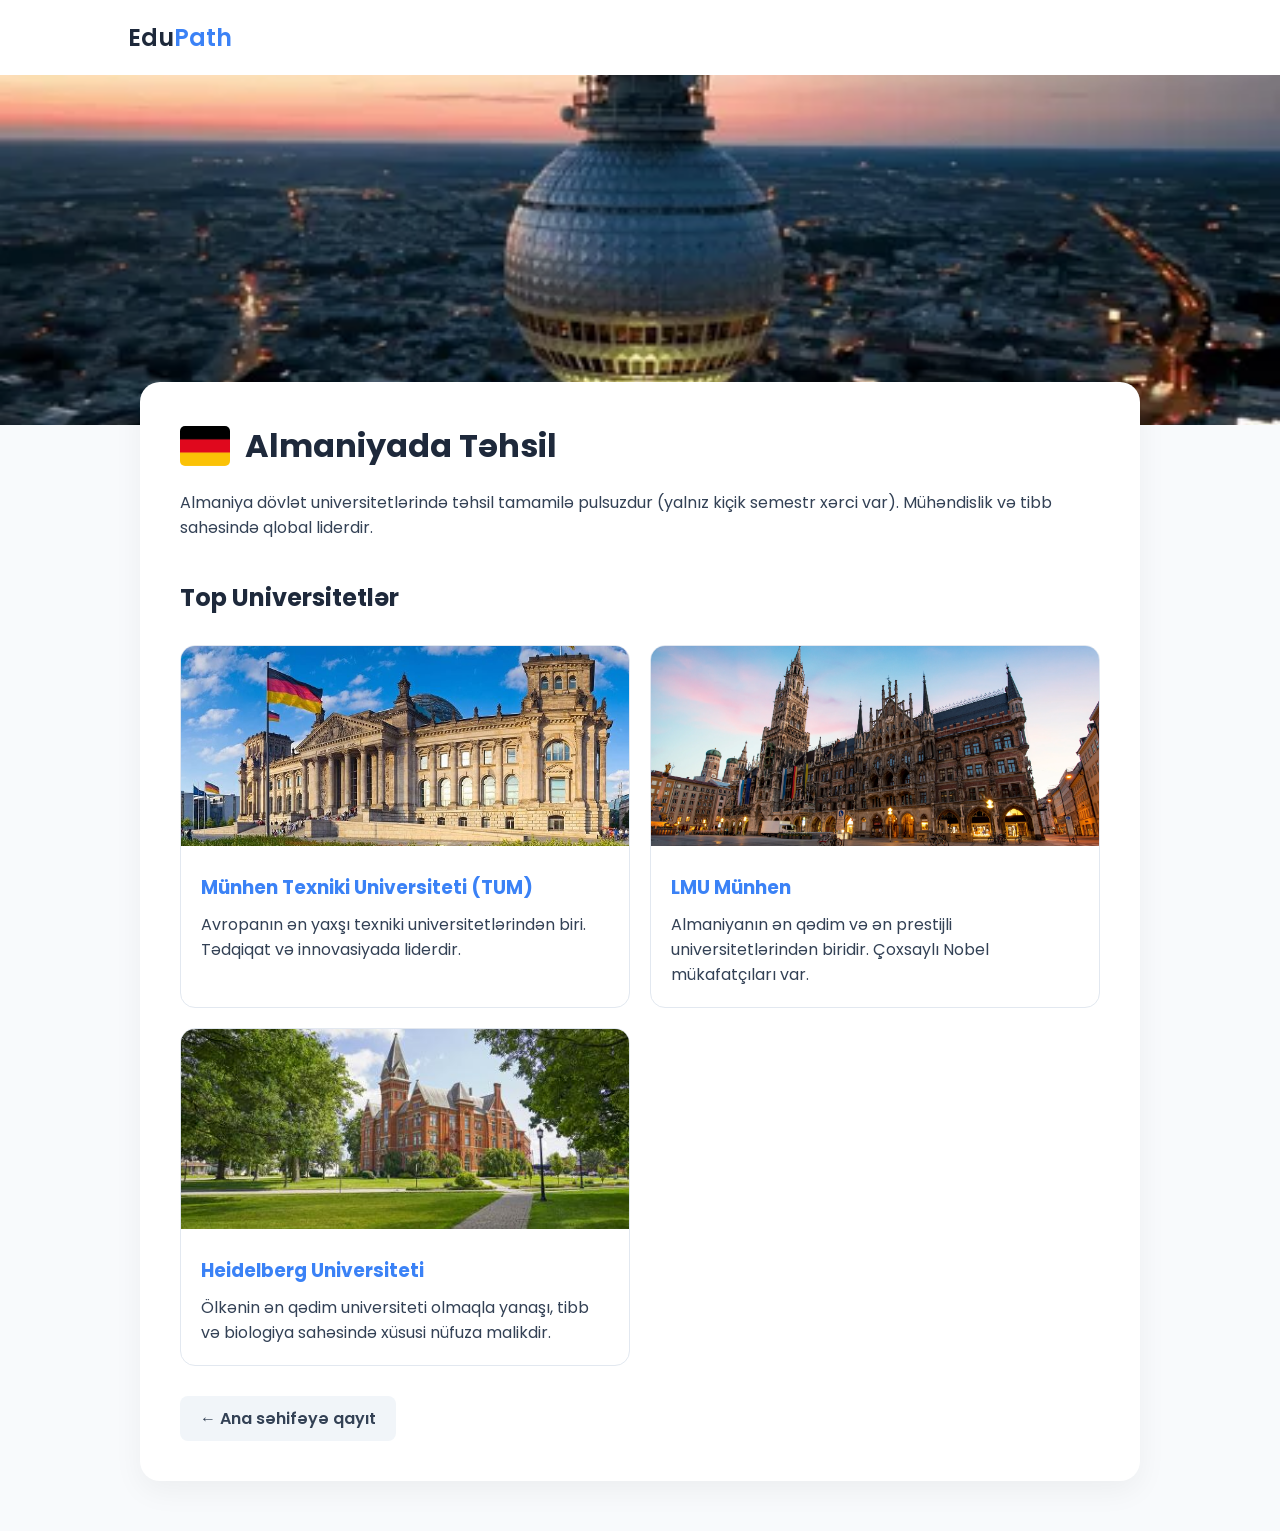
<file: germany.html>
<!DOCTYPE html>
<html lang="az">
<head>
    <meta charset="UTF-8">
    <title>Almaniyada Təhsil | EduPath</title>
    <link href="https://fonts.googleapis.com/css2?family=Poppins:wght@300;400;600&display=swap" rel="stylesheet">
    <style>
        * { margin: 0; padding: 0; box-sizing: border-box; font-family: 'Poppins', sans-serif; }
        body { background-color: #f8fafc; color: #334155; }
        nav { padding: 20px 10%; background: #fff; display: flex; justify-content: space-between; box-shadow: 0 2px 10px rgba(0,0,0,0.05); }
        .logo { font-size: 24px; font-weight: 600; color: #1e293b; text-decoration: none; }
        .logo span { color: #3b82f6; }
        .header-img { width: 100%; height: 350px; object-fit: cover; }
        .container { max-width: 1000px; margin: -50px auto 50px; background: #fff; padding: 40px; border-radius: 20px; box-shadow: 0 10px 30px rgba(0,0,0,0.05); position: relative; }
        .title-flex { display: flex; align-items: center; gap: 15px; margin-bottom: 20px; }
        .flag { width: 50px; border-radius: 5px; }
        h1 { color: #1e293b; }
        .uni-grid { display: grid; grid-template-columns: repeat(auto-fit, minmax(300px, 1fr)); gap: 20px; margin-top: 30px; }
        .uni-card { border: 1px solid #e2e8f0; border-radius: 15px; overflow: hidden; }
        .uni-img { width: 100%; height: 200px; object-fit: cover; }
        .uni-info { padding: 20px; }
        .uni-info h3 { color: #3b82f6; margin-bottom: 10px; }
        .back-btn { display: inline-block; margin-top: 30px; padding: 10px 20px; background: #f1f5f9; color: #334155; text-decoration: none; border-radius: 8px; font-weight: 600; }
        .back-btn:hover { background: #e2e8f0; }
    </style>
</head>
<body>
    <nav><a href="index.html" class="logo">Edu<span>Path</span></a></nav>
    <img src="germany_bg.jpg" class="header-img" alt="Almaniya">
    <div class="container">
        <div class="title-flex">
            <img src="germany_flag.png" class="flag" alt="Bayraq">
            <h1>Almaniyada Təhsil</h1>
        </div>
        <p>Almaniya dövlət universitetlərində təhsil tamamilə pulsuzdur (yalnız kiçik semestr xərci var). Mühəndislik və tibb sahəsində qlobal liderdir.</p>
        
        <h2 style="margin-top: 40px; color: #1e293b;">Top Universitetlər</h2>
        <div class="uni-grid">
            <div class="uni-card">
                <img src="tum_uni.jpg" class="uni-img">
                <div class="uni-info">
                    <h3>Münhen Texniki Universiteti (TUM)</h3>
                    <p>Avropanın ən yaxşı texniki universitetlərindən biri. Tədqiqat və innovasiyada liderdir.</p>
                </div>
            </div>
            <div class="uni-card">
                <img src="lmu_uni.jpg" class="uni-img">
                <div class="uni-info">
                    <h3>LMU Münhen</h3>
                    <p>Almaniyanın ən qədim və ən prestijli universitetlərindən biridir. Çoxsaylı Nobel mükafatçıları var.</p>
                </div>
            </div>
            <div class="uni-card">
                <img src="heidelberg_uni.jpg" class="uni-img">
                <div class="uni-info">
                    <h3>Heidelberg Universiteti</h3>
                    <p>Ölkənin ən qədim universiteti olmaqla yanaşı, tibb və biologiya sahəsində xüsusi nüfuza malikdir.</p>
                </div>
            </div>
        </div>
        <a href="index.html" class="back-btn">← Ana səhifəyə qayıt</a>
    </div>
</body>
</html>
</file>
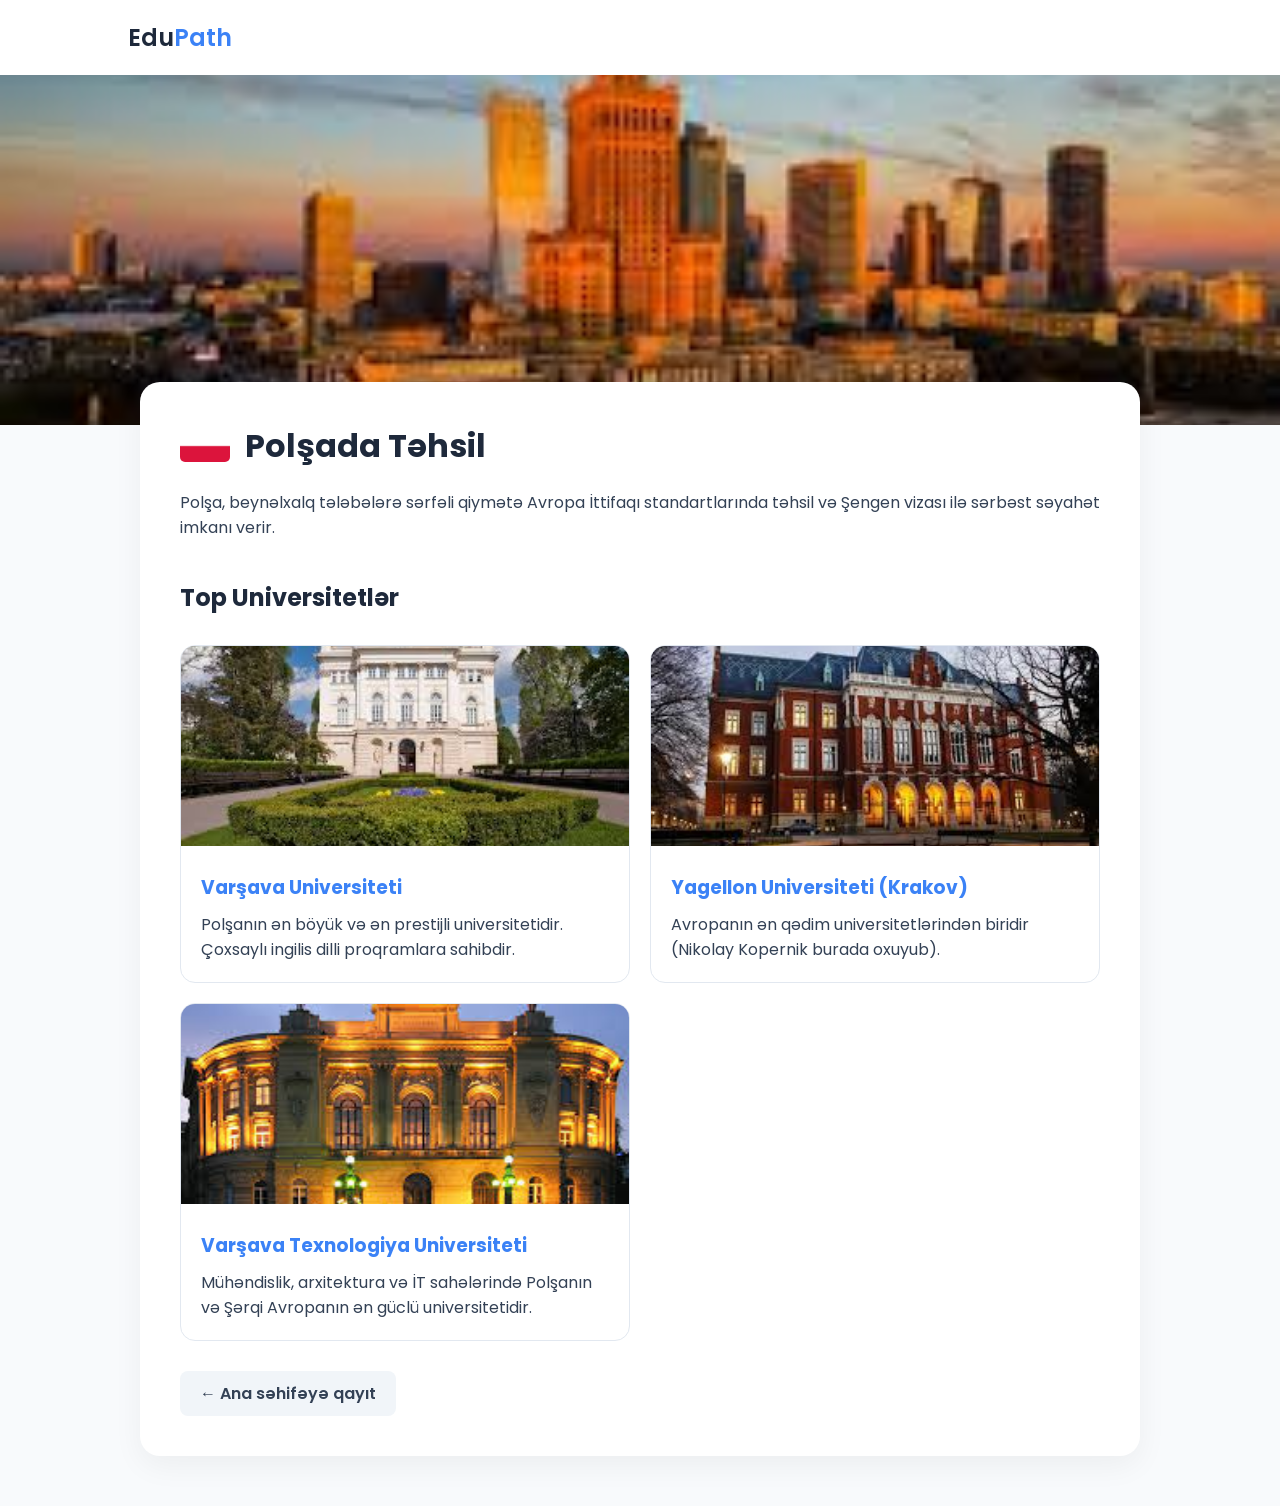
<file: poland.html>
<!DOCTYPE html>
<html lang="az">
<head>
    <meta charset="UTF-8">
    <title>Polşada Təhsil | EduPath</title>
    <link href="https://fonts.googleapis.com/css2?family=Poppins:wght@300;400;600&display=swap" rel="stylesheet">
    <style>
        * { margin: 0; padding: 0; box-sizing: border-box; font-family: 'Poppins', sans-serif; }
        body { background-color: #f8fafc; color: #334155; }
        nav { padding: 20px 10%; background: #fff; display: flex; justify-content: space-between; box-shadow: 0 2px 10px rgba(0,0,0,0.05); }
        .logo { font-size: 24px; font-weight: 600; color: #1e293b; text-decoration: none; }
        .logo span { color: #3b82f6; }
        .header-img { width: 100%; height: 350px; object-fit: cover; }
        .container { max-width: 1000px; margin: -50px auto 50px; background: #fff; padding: 40px; border-radius: 20px; box-shadow: 0 10px 30px rgba(0,0,0,0.05); position: relative; }
        .title-flex { display: flex; align-items: center; gap: 15px; margin-bottom: 20px; }
        .flag { width: 50px; border-radius: 5px; }
        h1 { color: #1e293b; }
        .uni-grid { display: grid; grid-template-columns: repeat(auto-fit, minmax(300px, 1fr)); gap: 20px; margin-top: 30px; }
        .uni-card { border: 1px solid #e2e8f0; border-radius: 15px; overflow: hidden; }
        .uni-img { width: 100%; height: 200px; object-fit: cover; }
        .uni-info { padding: 20px; }
        .uni-info h3 { color: #3b82f6; margin-bottom: 10px; }
        .back-btn { display: inline-block; margin-top: 30px; padding: 10px 20px; background: #f1f5f9; color: #334155; text-decoration: none; border-radius: 8px; font-weight: 600; }
        .back-btn:hover { background: #e2e8f0; }
    </style>
</head>
<body>
    <nav><a href="index.html" class="logo">Edu<span>Path</span></a></nav>
    <img src="poland_bg.jpg" class="header-img" alt="Polşa">
    <div class="container">
        <div class="title-flex">
            <img src="poland_flag.png" class="flag" alt="Bayraq">
            <h1>Polşada Təhsil</h1>
        </div>
        <p>Polşa, beynəlxalq tələbələrə sərfəli qiymətə Avropa İttifaqı standartlarında təhsil və Şengen vizası ilə sərbəst səyahət imkanı verir.</p>
        
        <h2 style="margin-top: 40px; color: #1e293b;">Top Universitetlər</h2>
        <div class="uni-grid">
            <div class="uni-card">
                <img src="warsaw_uni.jpg" class="uni-img">
                <div class="uni-info">
                    <h3>Varşava Universiteti</h3>
                    <p>Polşanın ən böyük və ən prestijli universitetidir. Çoxsaylı ingilis dilli proqramlara sahibdir.</p>
                </div>
            </div>
            <div class="uni-card">
                <img src="jagiellonian_uni.jpg" class="uni-img">
                <div class="uni-info">
                    <h3>Yagellon Universiteti (Krakov)</h3>
                    <p>Avropanın ən qədim universitetlərindən biridir (Nikolay Kopernik burada oxuyub).</p>
                </div>
            </div>
            <div class="uni-card">
                <img src="wut_uni.jpg" class="uni-img">
                <div class="uni-info">
                    <h3>Varşava Texnologiya Universiteti</h3>
                    <p>Mühəndislik, arxitektura və İT sahələrində Polşanın və Şərqi Avropanın ən güclü universitetidir.</p>
                </div>
            </div>
        </div>
        <a href="index.html" class="back-btn">← Ana səhifəyə qayıt</a>
    </div>
</body>
</html>
</file>
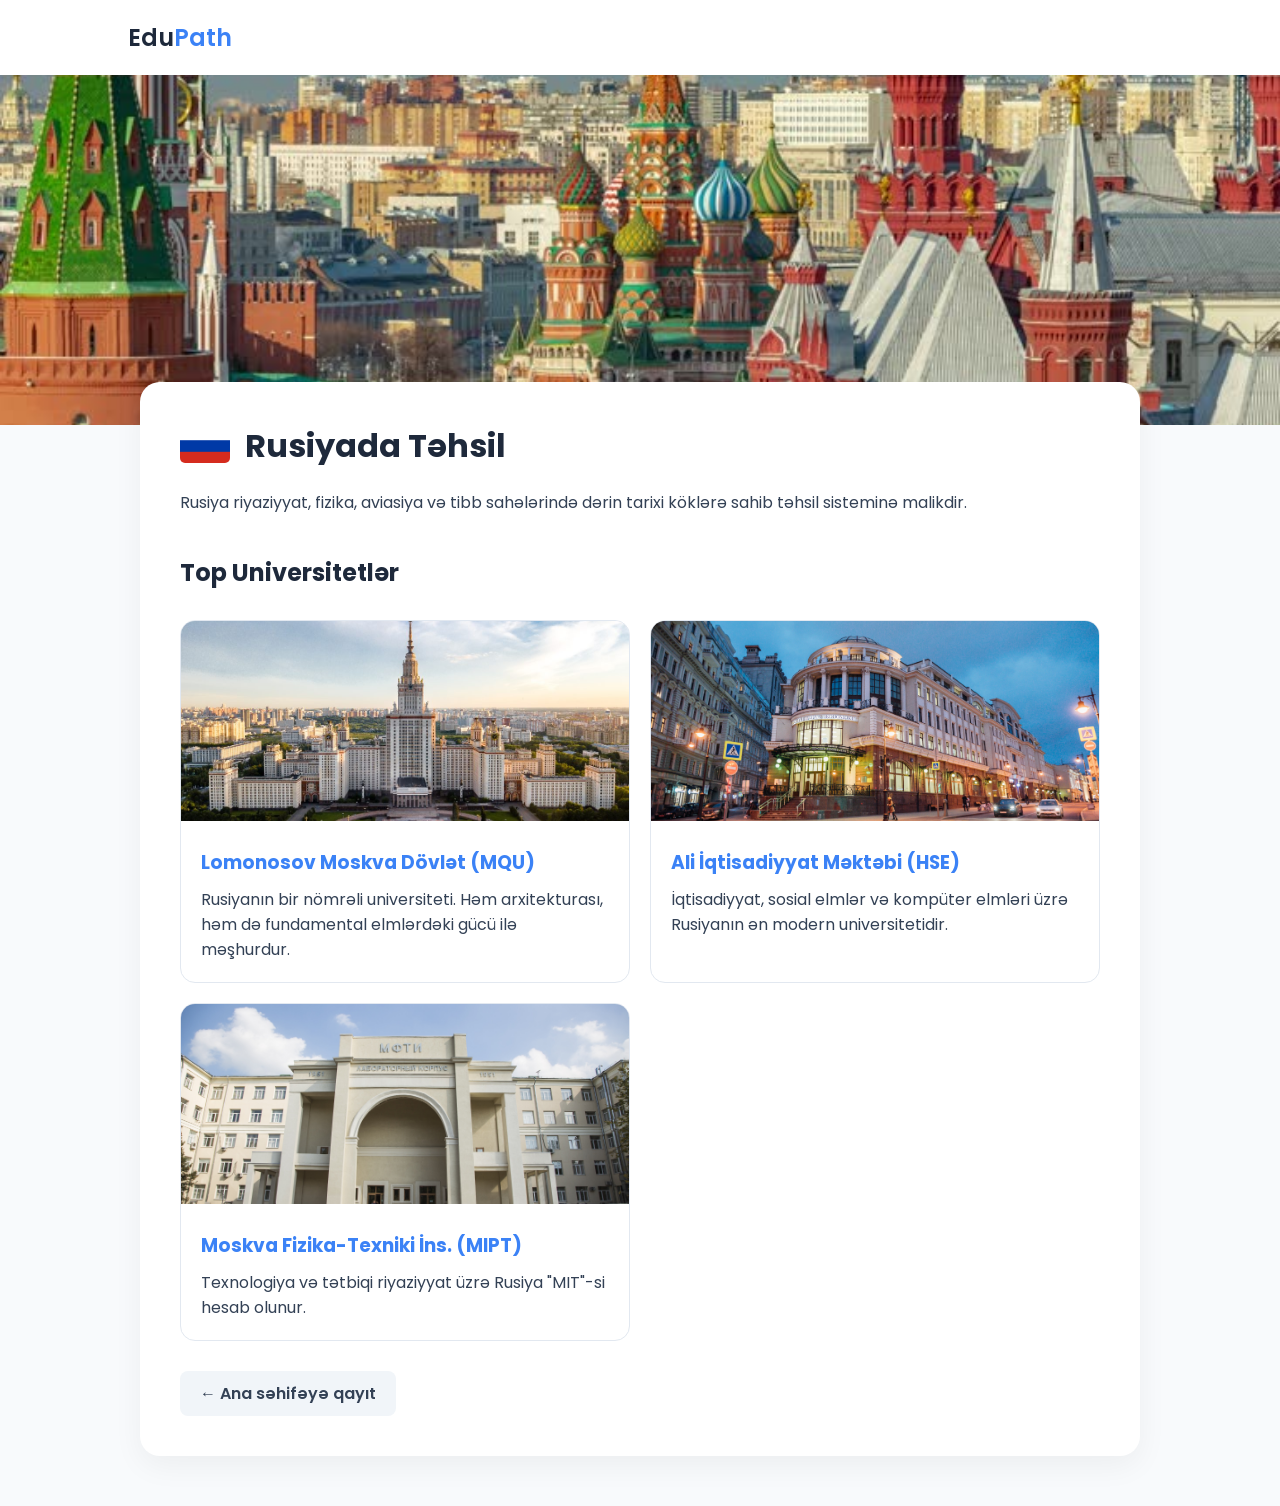
<file: russia.html>
<!DOCTYPE html>
<html lang="az">
<head>
    <meta charset="UTF-8">
    <title>Rusiyada Təhsil | EduPath</title>
    <link href="https://fonts.googleapis.com/css2?family=Poppins:wght@300;400;600&display=swap" rel="stylesheet">
    <style>
        * { margin: 0; padding: 0; box-sizing: border-box; font-family: 'Poppins', sans-serif; }
        body { background-color: #f8fafc; color: #334155; }
        nav { padding: 20px 10%; background: #fff; display: flex; justify-content: space-between; box-shadow: 0 2px 10px rgba(0,0,0,0.05); }
        .logo { font-size: 24px; font-weight: 600; color: #1e293b; text-decoration: none; }
        .logo span { color: #3b82f6; }
        .header-img { width: 100%; height: 350px; object-fit: cover; }
        .container { max-width: 1000px; margin: -50px auto 50px; background: #fff; padding: 40px; border-radius: 20px; box-shadow: 0 10px 30px rgba(0,0,0,0.05); position: relative; }
        .title-flex { display: flex; align-items: center; gap: 15px; margin-bottom: 20px; }
        .flag { width: 50px; border-radius: 5px; }
        h1 { color: #1e293b; }
        .uni-grid { display: grid; grid-template-columns: repeat(auto-fit, minmax(300px, 1fr)); gap: 20px; margin-top: 30px; }
        .uni-card { border: 1px solid #e2e8f0; border-radius: 15px; overflow: hidden; }
        .uni-img { width: 100%; height: 200px; object-fit: cover; }
        .uni-info { padding: 20px; }
        .uni-info h3 { color: #3b82f6; margin-bottom: 10px; }
        .back-btn { display: inline-block; margin-top: 30px; padding: 10px 20px; background: #f1f5f9; color: #334155; text-decoration: none; border-radius: 8px; font-weight: 600; }
        .back-btn:hover { background: #e2e8f0; }
    </style>
</head>
<body>
    <nav><a href="index.html" class="logo">Edu<span>Path</span></a></nav>
    <img src="russia_bg.jpg" class="header-img" alt="Rusiya">
    <div class="container">
        <div class="title-flex">
            <img src="russia_flag.png" class="flag" alt="Bayraq">
            <h1>Rusiyada Təhsil</h1>
        </div>
        <p>Rusiya riyaziyyat, fizika, aviasiya və tibb sahələrində dərin tarixi köklərə sahib təhsil sisteminə malikdir.</p>
        
        <h2 style="margin-top: 40px; color: #1e293b;">Top Universitetlər</h2>
        <div class="uni-grid">
            <div class="uni-card">
                <img src="msu_uni.jpg" class="uni-img">
                <div class="uni-info">
                    <h3>Lomonosov Moskva Dövlət (MQU)</h3>
                    <p>Rusiyanın bir nömrəli universiteti. Həm arxitekturası, həm də fundamental elmlərdəki gücü ilə məşhurdur.</p>
                </div>
            </div>
            <div class="uni-card">
                <img src="hse_uni.jpg" class="uni-img">
                <div class="uni-info">
                    <h3>Ali İqtisadiyyat Məktəbi (HSE)</h3>
                    <p>İqtisadiyyat, sosial elmlər və kompüter elmləri üzrə Rusiyanın ən modern universitetidir.</p>
                </div>
            </div>
            <div class="uni-card">
                <img src="mipt_uni.jpg" class="uni-img">
                <div class="uni-info">
                    <h3>Moskva Fizika-Texniki İns. (MIPT)</h3>
                    <p>Texnologiya və tətbiqi riyaziyyat üzrə Rusiya "MIT"-si hesab olunur.</p>
                </div>
            </div>
        </div>
        <a href="index.html" class="back-btn">← Ana səhifəyə qayıt</a>
    </div>
</body>
</html>
</file>
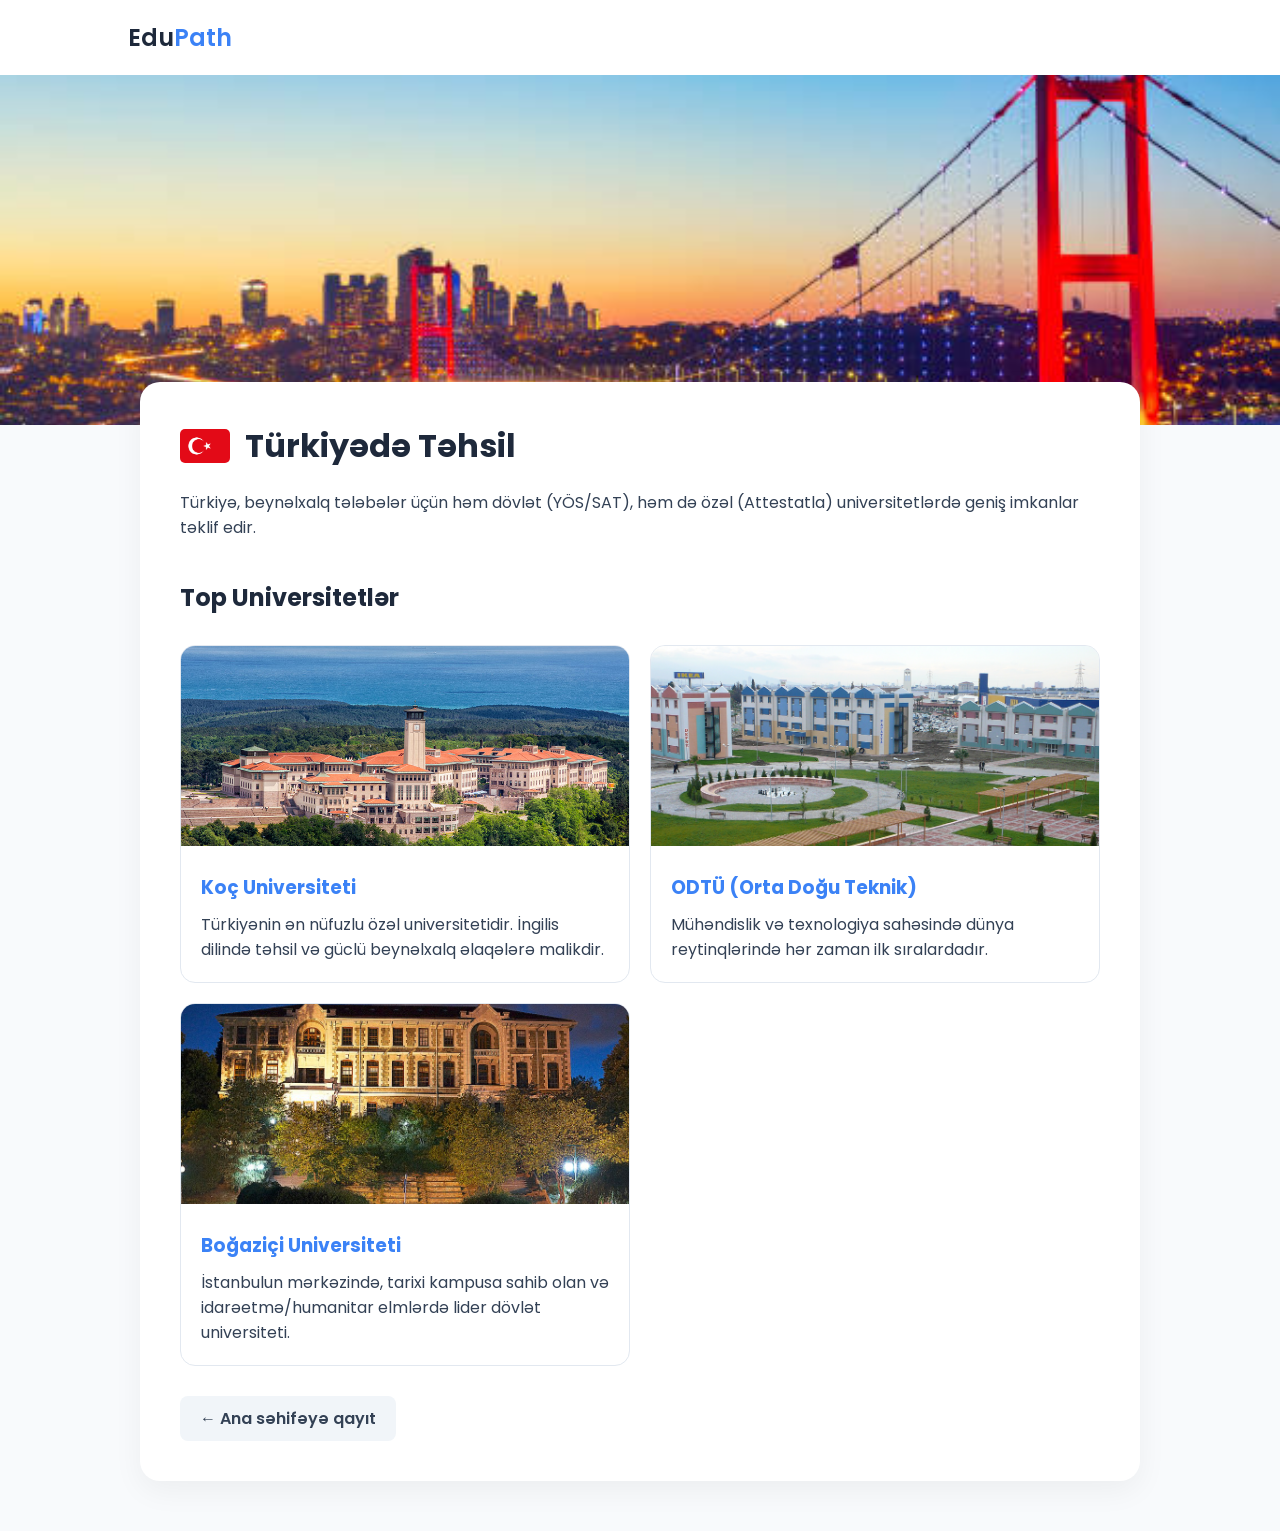
<file: turkey.html>
<!DOCTYPE html>
<html lang="az">
<head>
    <meta charset="UTF-8">
    <title>Türkiyədə Təhsil | EduPath</title>
    <link href="https://fonts.googleapis.com/css2?family=Poppins:wght@300;400;600&display=swap" rel="stylesheet">
    <style>
        * { margin: 0; padding: 0; box-sizing: border-box; font-family: 'Poppins', sans-serif; }
        body { background-color: #f8fafc; color: #334155; }
        nav { padding: 20px 10%; background: #fff; display: flex; justify-content: space-between; box-shadow: 0 2px 10px rgba(0,0,0,0.05); }
        .logo { font-size: 24px; font-weight: 600; color: #1e293b; text-decoration: none; }
        .logo span { color: #3b82f6; }
        .header-img { width: 100%; height: 350px; object-fit: cover; }
        .container { max-width: 1000px; margin: -50px auto 50px; background: #fff; padding: 40px; border-radius: 20px; box-shadow: 0 10px 30px rgba(0,0,0,0.05); position: relative; }
        .title-flex { display: flex; align-items: center; gap: 15px; margin-bottom: 20px; }
        .flag { width: 50px; border-radius: 5px; }
        h1 { color: #1e293b; }
        .uni-grid { display: grid; grid-template-columns: repeat(auto-fit, minmax(300px, 1fr)); gap: 20px; margin-top: 30px; }
        .uni-card { border: 1px solid #e2e8f0; border-radius: 15px; overflow: hidden; }
        .uni-img { width: 100%; height: 200px; object-fit: cover; }
        .uni-info { padding: 20px; }
        .uni-info h3 { color: #3b82f6; margin-bottom: 10px; }
        .back-btn { display: inline-block; margin-top: 30px; padding: 10px 20px; background: #f1f5f9; color: #334155; text-decoration: none; border-radius: 8px; font-weight: 600; }
        .back-btn:hover { background: #e2e8f0; }
    </style>
</head>
<body>
    <nav><a href="index.html" class="logo">Edu<span>Path</span></a></nav>
    <img src="turkey_bg.jpg" class="header-img" alt="Türkiyə">
    <div class="container">
        <div class="title-flex">
            <img src="turkey_flag.png" class="flag" alt="Bayraq">
            <h1>Türkiyədə Təhsil</h1>
        </div>
        <p>Türkiyə, beynəlxalq tələbələr üçün həm dövlət (YÖS/SAT), həm də özəl (Attestatla) universitetlərdə geniş imkanlar təklif edir.</p>
        
        <h2 style="margin-top: 40px; color: #1e293b;">Top Universitetlər</h2>
        <div class="uni-grid">
            <div class="uni-card">
                <img src="koc_uni.jpg" class="uni-img">
                <div class="uni-info">
                    <h3>Koç Universiteti</h3>
                    <p>Türkiyənin ən nüfuzlu özəl universitetidir. İngilis dilində təhsil və güclü beynəlxalq əlaqələrə malikdir.</p>
                </div>
            </div>
            <div class="uni-card">
                <img src="odtu_uni.jpg" class="uni-img">
                <div class="uni-info">
                    <h3>ODTÜ (Orta Doğu Teknik)</h3>
                    <p>Mühəndislik və texnologiya sahəsində dünya reytinqlərində hər zaman ilk sıralardadır.</p>
                </div>
            </div>
            <div class="uni-card">
                <img src="bogazici_uni.jpg" class="uni-img">
                <div class="uni-info">
                    <h3>Boğaziçi Universiteti</h3>
                    <p>İstanbulun mərkəzində, tarixi kampusa sahib olan və idarəetmə/humanitar elmlərdə lider dövlət universiteti.</p>
                </div>
            </div>
        </div>
        <a href="index.html" class="back-btn">← Ana səhifəyə qayıt</a>
    </div>
</body>
</html>
</file>
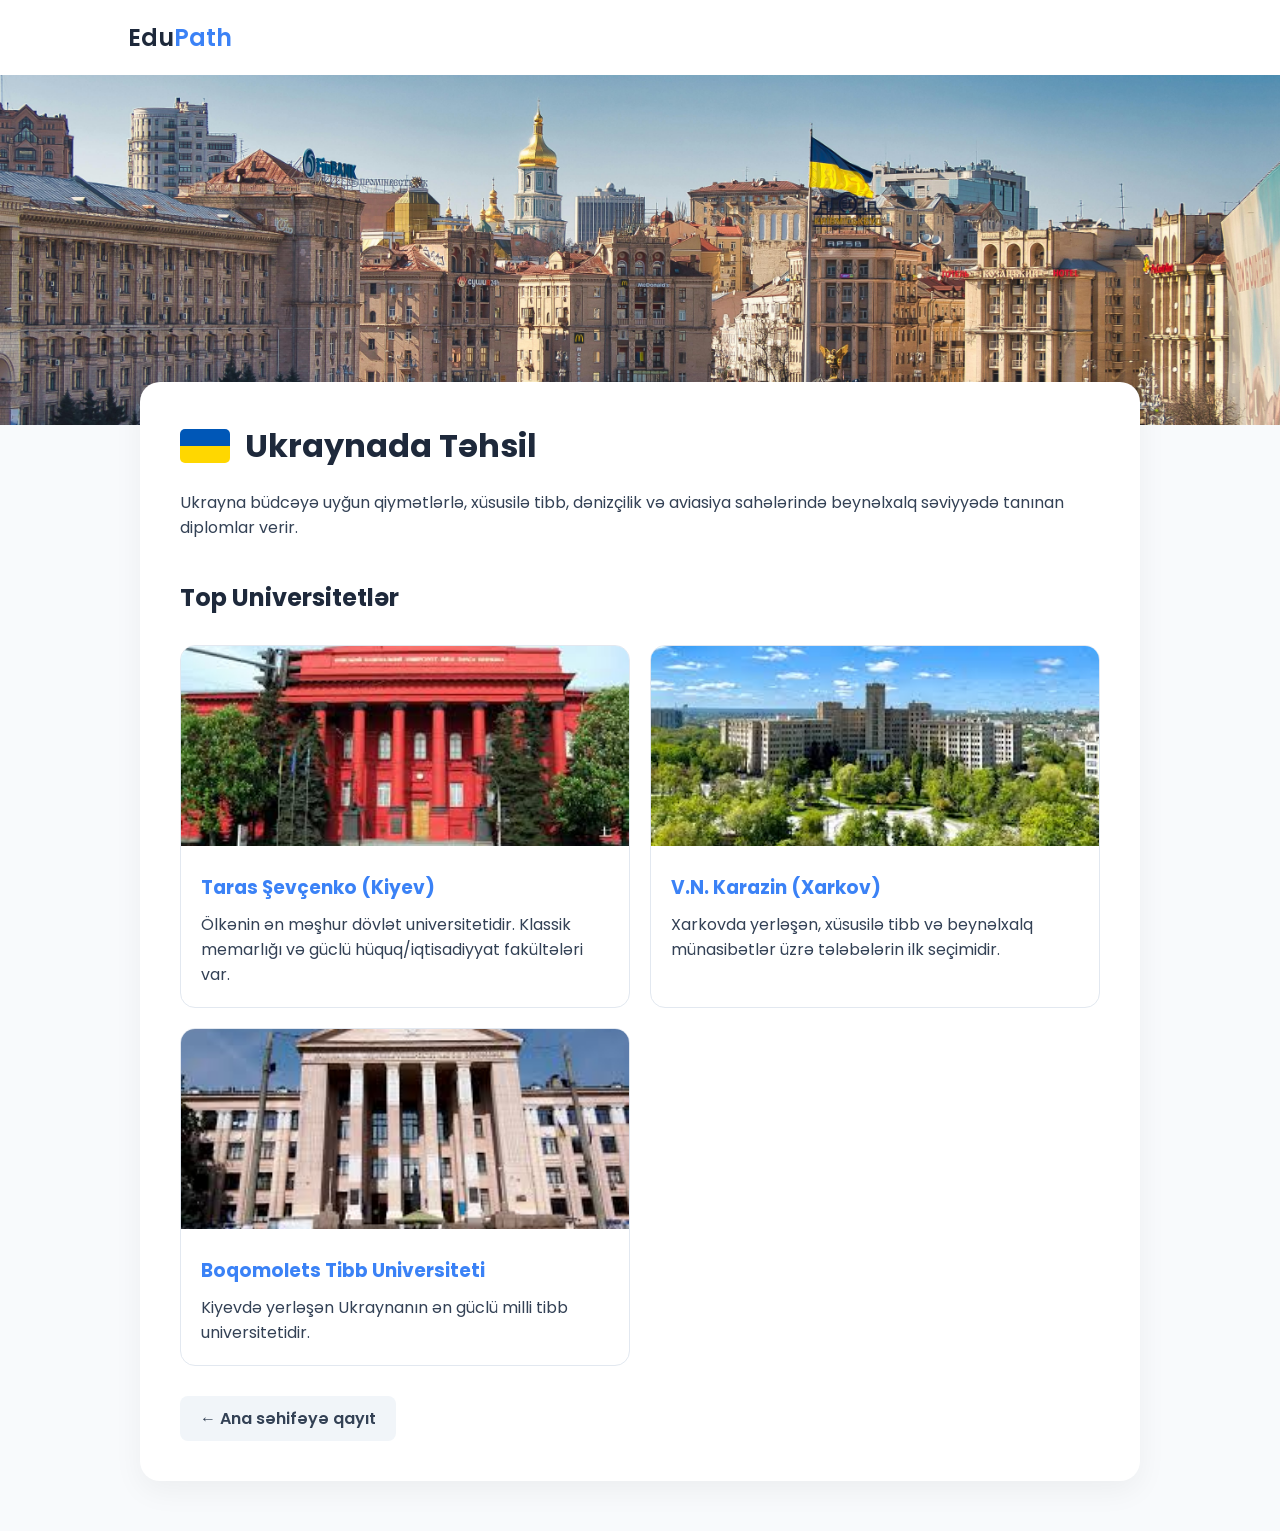
<file: ukraine.html>
<!DOCTYPE html>
<html lang="az">
<head>
    <meta charset="UTF-8">
    <title>Ukraynada Təhsil | EduPath</title>
    <link href="https://fonts.googleapis.com/css2?family=Poppins:wght@300;400;600&display=swap" rel="stylesheet">
    <style>
        * { margin: 0; padding: 0; box-sizing: border-box; font-family: 'Poppins', sans-serif; }
        body { background-color: #f8fafc; color: #334155; }
        nav { padding: 20px 10%; background: #fff; display: flex; justify-content: space-between; box-shadow: 0 2px 10px rgba(0,0,0,0.05); }
        .logo { font-size: 24px; font-weight: 600; color: #1e293b; text-decoration: none; }
        .logo span { color: #3b82f6; }
        .header-img { width: 100%; height: 350px; object-fit: cover; }
        .container { max-width: 1000px; margin: -50px auto 50px; background: #fff; padding: 40px; border-radius: 20px; box-shadow: 0 10px 30px rgba(0,0,0,0.05); position: relative; }
        .title-flex { display: flex; align-items: center; gap: 15px; margin-bottom: 20px; }
        .flag { width: 50px; border-radius: 5px; }
        h1 { color: #1e293b; }
        .uni-grid { display: grid; grid-template-columns: repeat(auto-fit, minmax(300px, 1fr)); gap: 20px; margin-top: 30px; }
        .uni-card { border: 1px solid #e2e8f0; border-radius: 15px; overflow: hidden; }
        .uni-img { width: 100%; height: 200px; object-fit: cover; }
        .uni-info { padding: 20px; }
        .uni-info h3 { color: #3b82f6; margin-bottom: 10px; }
        .back-btn { display: inline-block; margin-top: 30px; padding: 10px 20px; background: #f1f5f9; color: #334155; text-decoration: none; border-radius: 8px; font-weight: 600; }
        .back-btn:hover { background: #e2e8f0; }
    </style>
</head>
<body>
    <nav><a href="index.html" class="logo">Edu<span>Path</span></a></nav>
    <img src="ukraine_bg.jpg" class="header-img" alt="Ukrayna">
    <div class="container">
        <div class="title-flex">
            <img src="ukraine_flag.png" class="flag" alt="Bayraq">
            <h1>Ukraynada Təhsil</h1>
        </div>
        <p>Ukrayna büdcəyə uyğun qiymətlərlə, xüsusilə tibb, dənizçilik və aviasiya sahələrində beynəlxalq səviyyədə tanınan diplomlar verir.</p>
        
        <h2 style="margin-top: 40px; color: #1e293b;">Top Universitetlər</h2>
        <div class="uni-grid">
            <div class="uni-card">
                <img src="shevchenko_uni.jpg" class="uni-img">
                <div class="uni-info">
                    <h3>Taras Şevçenko (Kiyev)</h3>
                    <p>Ölkənin ən məşhur dövlət universitetidir. Klassik memarlığı və güclü hüquq/iqtisadiyyat fakültələri var.</p>
                </div>
            </div>
            <div class="uni-card">
                <img src="karazin_uni.jpg" class="uni-img">
                <div class="uni-info">
                    <h3>V.N. Karazin (Xarkov)</h3>
                    <p>Xarkovda yerləşən, xüsusilə tibb və beynəlxalq münasibətlər üzrə tələbələrin ilk seçimidir.</p>
                </div>
            </div>
            <div class="uni-card">
                <img src="bogomolets_uni.jpg" class="uni-img">
                <div class="uni-info">
                    <h3>Boqomolets Tibb Universiteti</h3>
                    <p>Kiyevdə yerləşən Ukraynanın ən güclü milli tibb universitetidir.</p>
                </div>
            </div>
        </div>
        <a href="index.html" class="back-btn">← Ana səhifəyə qayıt</a>
    </div>
</body>
</html>
</file>
